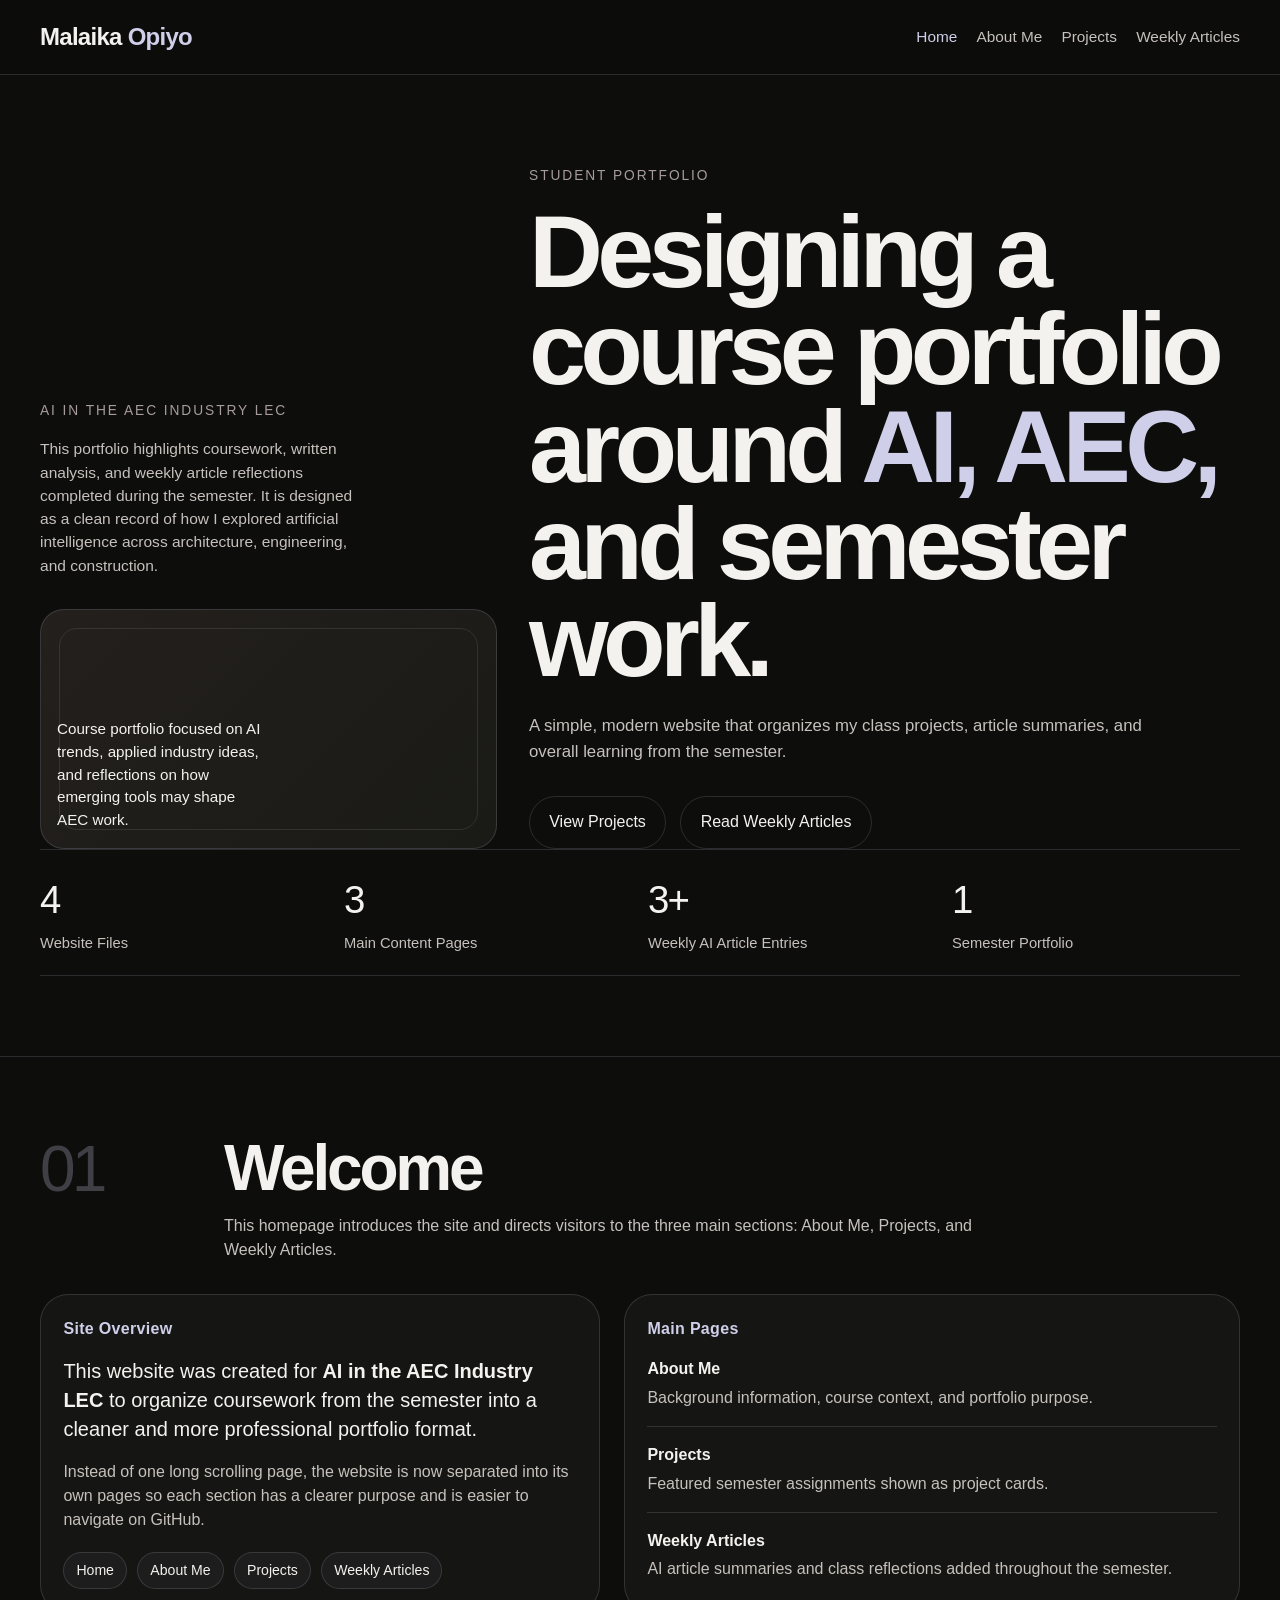
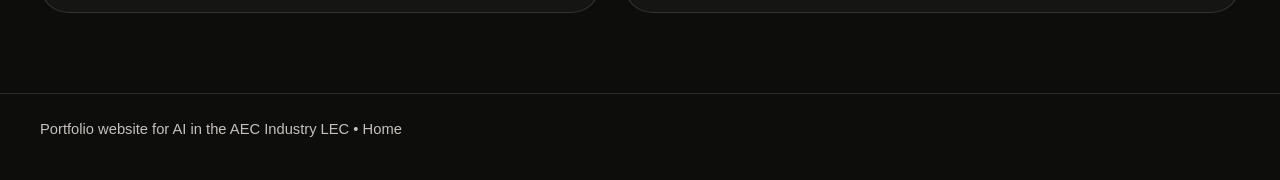
<file: index.html>
<!DOCTYPE html>
<html lang="en">
<head>
  <meta charset="UTF-8" />
  <meta name="viewport" content="width=device-width, initial-scale=1.0" />
  <title>Malaika Opiyo | AI in AEC Portfolio</title>
  <meta
    name="description"
    content="Portfolio website for AI in the AEC Industry LEC featuring projects, article summaries, and semester work."
  />
  <link rel="stylesheet" href="styles.css" />
</head>
<body>
  <header class="site-header">
    <div class="container nav">
      <a class="brand" href="index.html">Malaika <span>Opiyo</span></a>
      <nav class="nav-links" aria-label="Primary navigation">
        <a href="index.html" class="active">Home</a>
        <a href="about.html">About Me</a>
        <a href="projects.html">Projects</a>
        <a href="articles.html">Weekly Articles</a>
      </nav>
    </div>
  </header>

  <main>
    <section class="hero">
      <div class="container hero-grid">
        <div>
          <p class="eyebrow">AI in the AEC Industry LEC</p>
          <p class="hero-note">
            This portfolio highlights coursework, written analysis, and weekly article reflections completed during the semester.
            It is designed as a clean record of how I explored artificial intelligence across architecture, engineering, and construction.
          </p>
          <div class="mini-panel" aria-hidden="true">
            <p>
              Course portfolio focused on AI trends, applied industry ideas, and reflections on how emerging tools may shape AEC work.
            </p>
          </div>
        </div>

        <div class="hero-copy">
          <p class="eyebrow">Student Portfolio</p>
          <h1>Designing a course portfolio around <span>AI, AEC,</span> and semester work.</h1>
          <p class="subtitle">
            A simple, modern website that organizes my class projects, article summaries, and overall learning from the semester.
          </p>
          <div class="hero-actions">
            <a href="projects.html" class="button">View Projects</a>
            <a href="articles.html" class="button">Read Weekly Articles</a>
          </div>
        </div>
      </div>

      <div class="container stats" aria-label="Portfolio overview">
        <div class="stat">
          <span class="stat-number">4</span>
          <span class="stat-label">Website Files</span>
        </div>
        <div class="stat">
          <span class="stat-number">3</span>
          <span class="stat-label">Main Content Pages</span>
        </div>
        <div class="stat">
          <span class="stat-number">3+</span>
          <span class="stat-label">Weekly AI Article Entries</span>
        </div>
        <div class="stat">
          <span class="stat-number">1</span>
          <span class="stat-label">Semester Portfolio</span>
        </div>
      </div>
    </section>

    <section>
      <div class="container">
        <div class="section-header">
          <div class="section-number">01</div>
          <div class="section-title">
            <h2>Welcome</h2>
            <p>
              This homepage introduces the site and directs visitors to the three main sections: About Me, Projects, and Weekly Articles.
            </p>
          </div>
        </div>

        <div class="about-grid">
          <article class="about-card">
            <h3>Site Overview</h3>
            <p class="lead">
              This website was created for <strong>AI in the AEC Industry LEC</strong> to organize coursework from the semester into a cleaner and more professional portfolio format.
            </p>
            <p>
              Instead of one long scrolling page, the website is now separated into its own pages so each section has a clearer purpose and is easier to navigate on GitHub.
            </p>
            <div class="tag-list">
              <span class="tag">Home</span>
              <span class="tag">About Me</span>
              <span class="tag">Projects</span>
              <span class="tag">Weekly Articles</span>
            </div>
          </article>

          <aside class="timeline-card">
            <h3>Main Pages</h3>
            <div class="timeline">
              <div class="timeline-item">
                <strong>About Me</strong>
                <p>Background information, course context, and portfolio purpose.</p>
              </div>
              <div class="timeline-item">
                <strong>Projects</strong>
                <p>Featured semester assignments shown as project cards.</p>
              </div>
              <div class="timeline-item">
                <strong>Weekly Articles</strong>
                <p>AI article summaries and class reflections added throughout the semester.</p>
              </div>
            </div>
          </aside>
        </div>
      </div>
    </section>
  </main>

  <footer class="footer">
    <div class="container">
      <p>Portfolio website for AI in the AEC Industry LEC • Home</p>
    </div>
  </footer>
</body>
</html>
</file>
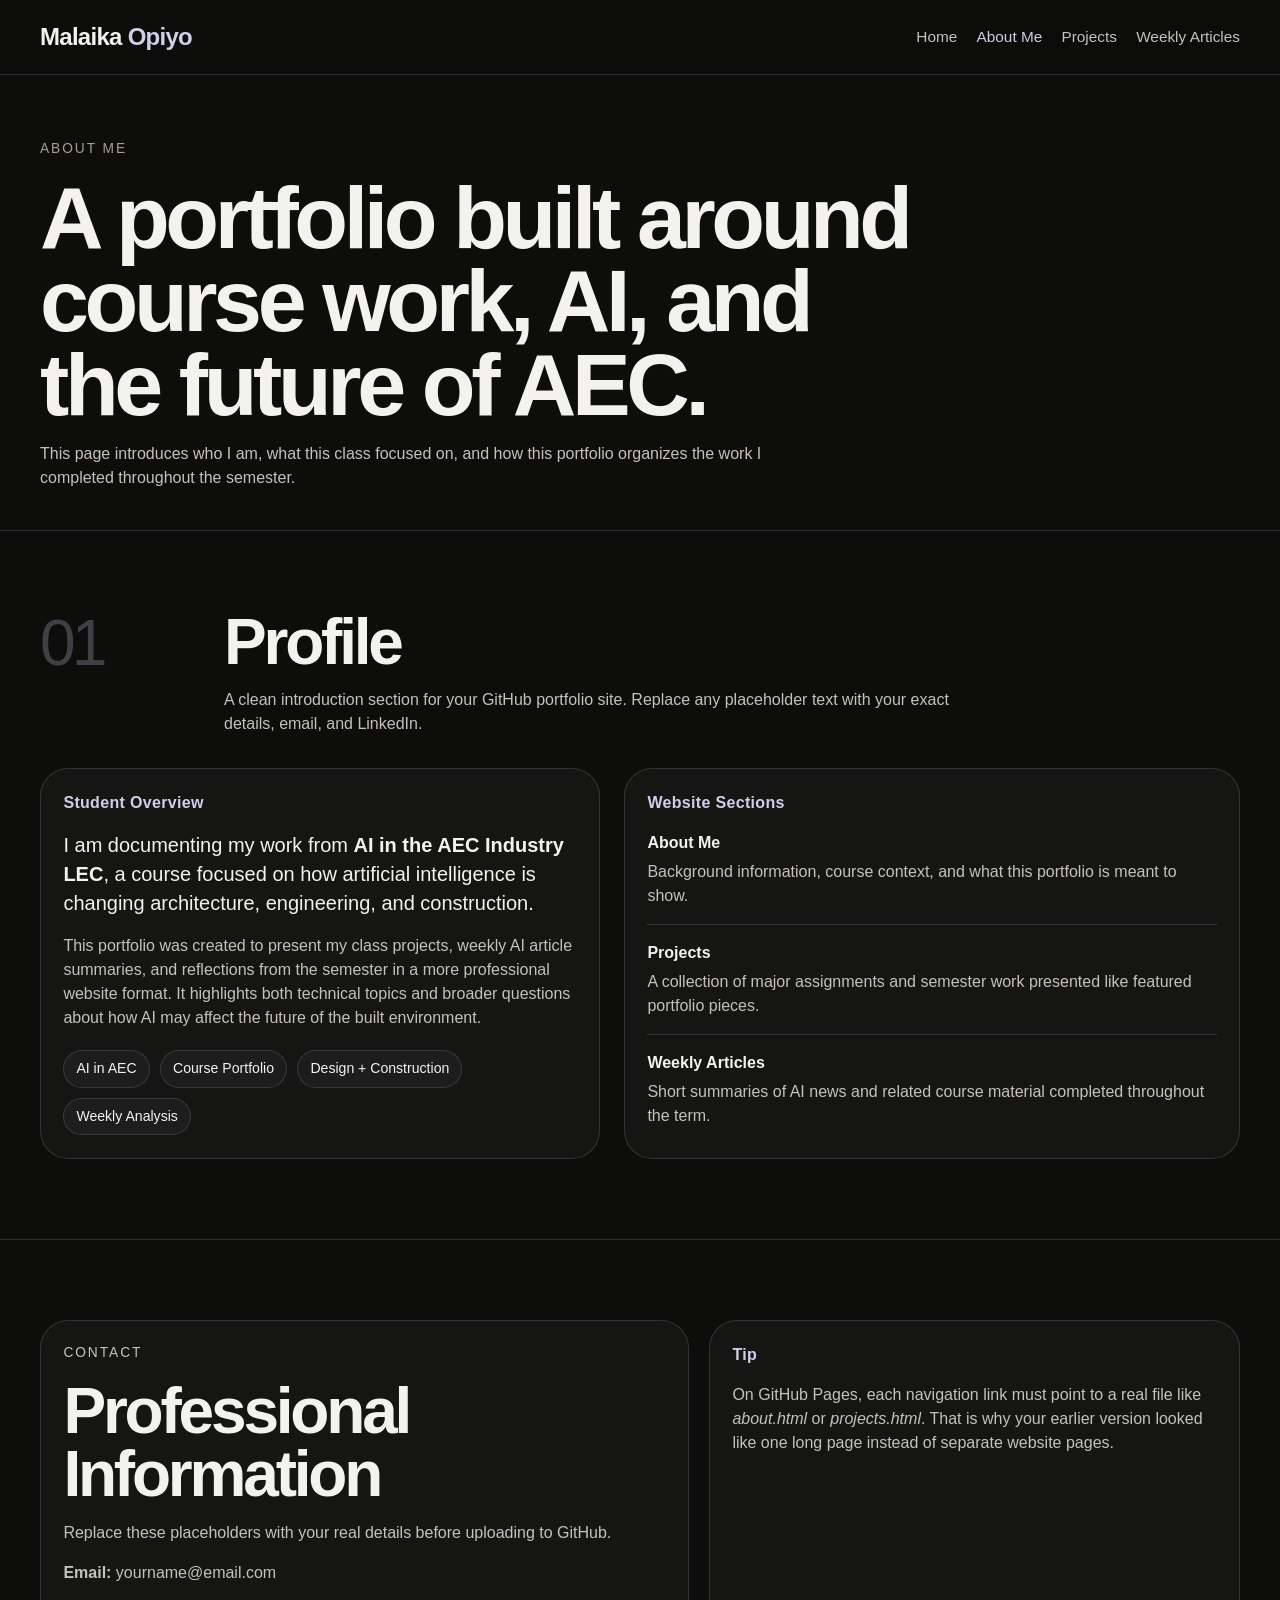
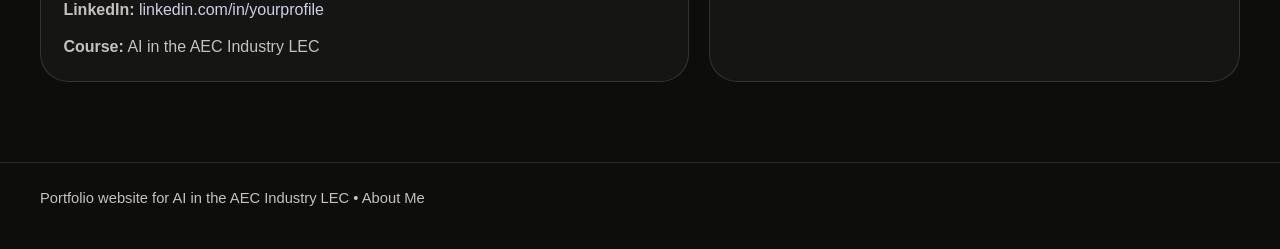
<file: about.html>
<!DOCTYPE html>
<html lang="en">
<head>
  <meta charset="UTF-8" />
  <meta name="viewport" content="width=device-width, initial-scale=1.0" />
  <title>About Me | Malaika Opiyo</title>
  <meta name="description" content="About Malaika Opiyo and the AI in the AEC Industry portfolio." />
  <link rel="stylesheet" href="styles.css" />
</head>
<body>
  <header class="site-header">
    <div class="container nav">
      <a class="brand" href="index.html">Malaika <span>Opiyo</span></a>
      <nav class="nav-links" aria-label="Primary navigation">
        <a href="index.html">Home</a>
        <a href="about.html" class="active">About Me</a>
        <a href="projects.html">Projects</a>
        <a href="articles.html">Weekly Articles</a>
      </nav>
    </div>
  </header>

  <main>
    <section class="page-hero compact-hero">
      <div class="container">
        <p class="eyebrow">About Me</p>
        <h1 class="page-title">A portfolio built around course work, AI, and the future of AEC.</h1>
        <p class="page-subtitle">
          This page introduces who I am, what this class focused on, and how this portfolio organizes the work I completed throughout the semester.
        </p>
      </div>
    </section>

    <section>
      <div class="container">
        <div class="section-header">
          <div class="section-number">01</div>
          <div class="section-title">
            <h2>Profile</h2>
            <p>A clean introduction section for your GitHub portfolio site. Replace any placeholder text with your exact details, email, and LinkedIn.</p>
          </div>
        </div>

        <div class="about-grid">
          <article class="about-card">
            <h3>Student Overview</h3>
            <p class="lead">
              I am documenting my work from <strong>AI in the AEC Industry LEC</strong>, a course focused on how artificial intelligence is changing architecture, engineering, and construction.
            </p>
            <p>
              This portfolio was created to present my class projects, weekly AI article summaries, and reflections from the semester in a more professional website format.
              It highlights both technical topics and broader questions about how AI may affect the future of the built environment.
            </p>
            <div class="tag-list">
              <span class="tag">AI in AEC</span>
              <span class="tag">Course Portfolio</span>
              <span class="tag">Design + Construction</span>
              <span class="tag">Weekly Analysis</span>
            </div>
          </article>

          <aside class="timeline-card">
            <h3>Website Sections</h3>
            <div class="timeline">
              <div class="timeline-item">
                <strong>About Me</strong>
                <p>Background information, course context, and what this portfolio is meant to show.</p>
              </div>
              <div class="timeline-item">
                <strong>Projects</strong>
                <p>A collection of major assignments and semester work presented like featured portfolio pieces.</p>
              </div>
              <div class="timeline-item">
                <strong>Weekly Articles</strong>
                <p>Short summaries of AI news and related course material completed throughout the term.</p>
              </div>
            </div>
          </aside>
        </div>
      </div>
    </section>

    <section>
      <div class="container contact-wrap">
        <article class="contact-card">
          <p class="eyebrow">Contact</p>
          <h2>Professional Information</h2>
          <p>Replace these placeholders with your real details before uploading to GitHub.</p>
          <div class="contact-list">
            <p><strong>Email:</strong> yourname@email.com</p>
            <p><strong>LinkedIn:</strong> <a href="#">linkedin.com/in/yourprofile</a></p>
            <p><strong>Course:</strong> AI in the AEC Industry LEC</p>
          </div>
        </article>

        <aside class="contact-card">
          <h3>Tip</h3>
          <p>
            On GitHub Pages, each navigation link must point to a real file like <em>about.html</em> or <em>projects.html</em>.
            That is why your earlier version looked like one long page instead of separate website pages.
          </p>
        </aside>
      </div>
    </section>
  </main>

  <footer class="footer">
    <div class="container">
      <p>Portfolio website for AI in the AEC Industry LEC • About Me</p>
    </div>
  </footer>
</body>
</html>
</file>
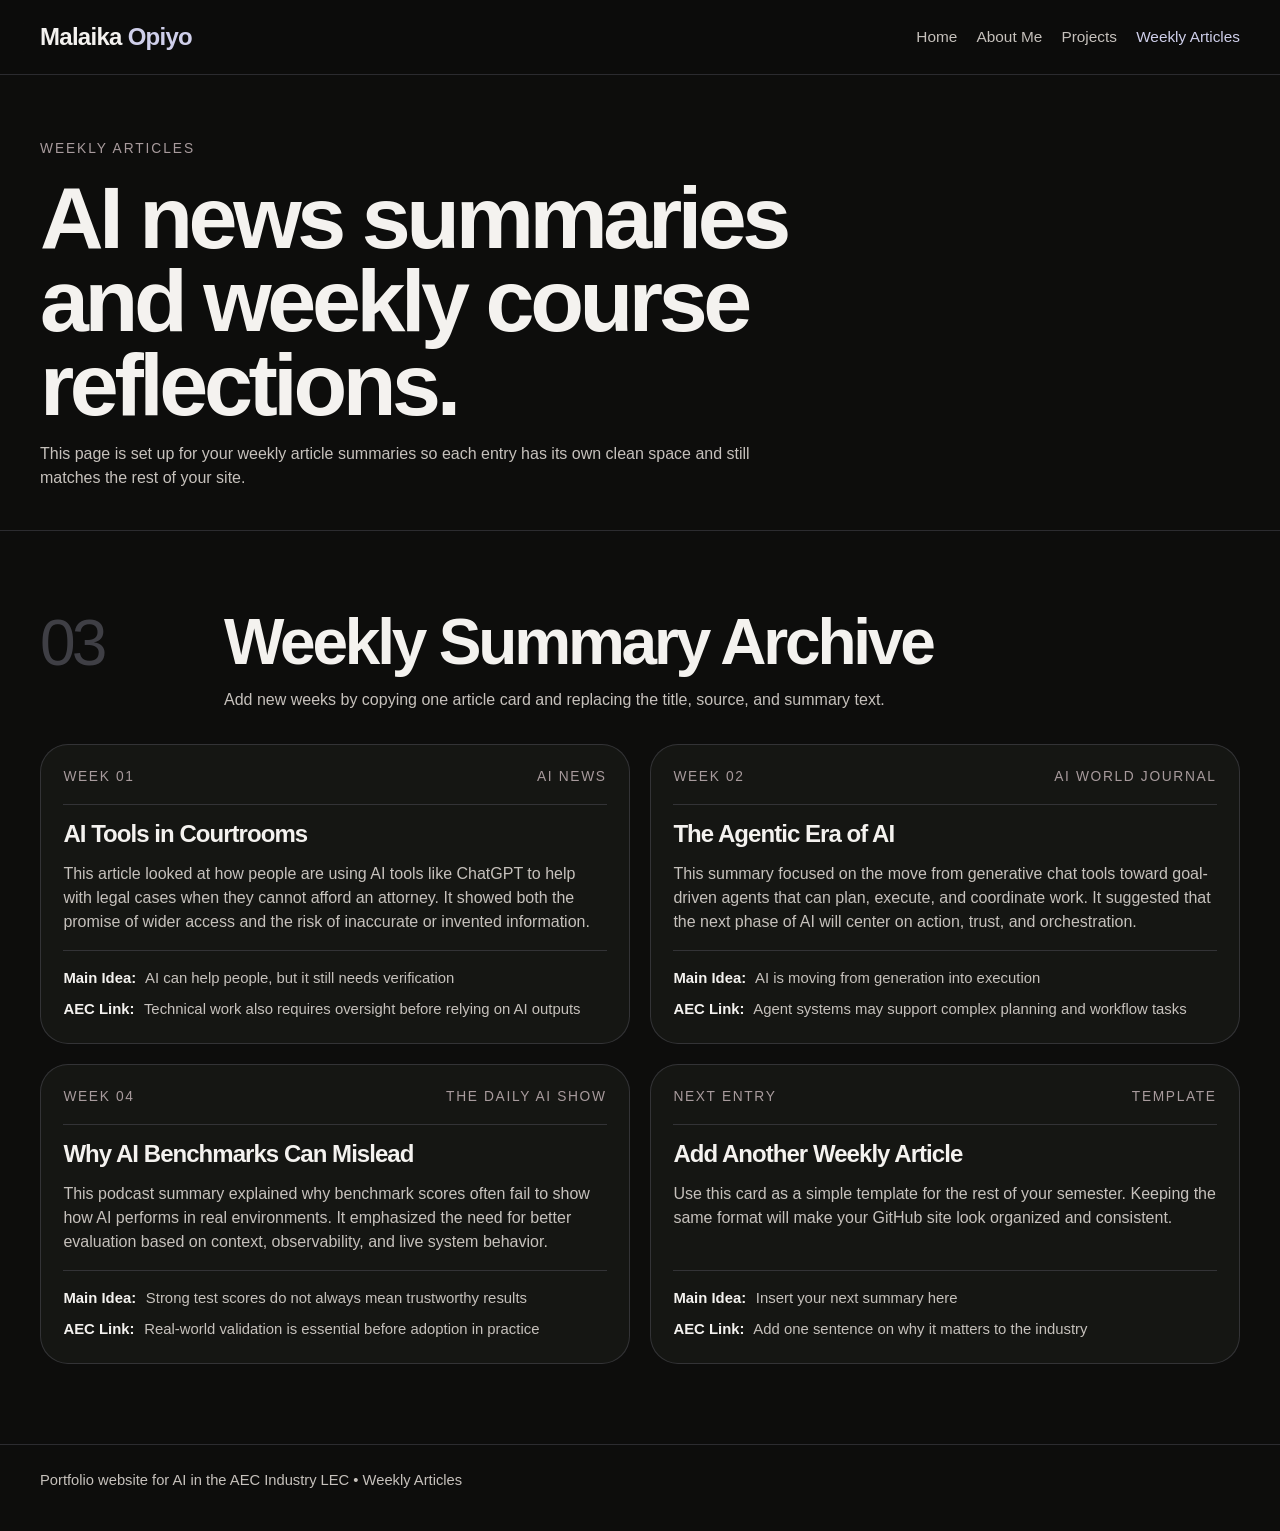
<file: articles.html>
<!DOCTYPE html>
<html lang="en">
<head>
  <meta charset="UTF-8" />
  <meta name="viewport" content="width=device-width, initial-scale=1.0" />
  <title>Weekly Articles | Malaika Opiyo</title>
  <meta name="description" content="Weekly AI article summaries for Malaika Opiyo's AI in the AEC Industry portfolio." />
  <link rel="stylesheet" href="styles.css" />
</head>
<body>
  <header class="site-header">
    <div class="container nav">
      <a class="brand" href="index.html">Malaika <span>Opiyo</span></a>
      <nav class="nav-links" aria-label="Primary navigation">
        <a href="index.html">Home</a>
        <a href="about.html">About Me</a>
        <a href="projects.html">Projects</a>
        <a href="articles.html" class="active">Weekly Articles</a>
      </nav>
    </div>
  </header>

  <main>
    <section class="page-hero compact-hero">
      <div class="container">
        <p class="eyebrow">Weekly Articles</p>
        <h1 class="page-title">AI news summaries and weekly course reflections.</h1>
        <p class="page-subtitle">
          This page is set up for your weekly article summaries so each entry has its own clean space and still matches the rest of your site.
        </p>
      </div>
    </section>

    <section>
      <div class="container">
        <div class="section-header">
          <div class="section-number">03</div>
          <div class="section-title">
            <h2>Weekly Summary Archive</h2>
            <p>Add new weeks by copying one article card and replacing the title, source, and summary text.</p>
          </div>
        </div>

        <div class="article-grid">
          <article class="article-card">
            <div class="article-top">
              <span>Week 01</span>
              <span>AI News</span>
            </div>
            <h3>AI Tools in Courtrooms</h3>
            <p>
              This article looked at how people are using AI tools like ChatGPT to help with legal cases when they cannot afford an attorney.
              It showed both the promise of wider access and the risk of inaccurate or invented information.
            </p>
            <div class="meta">
              <div><strong>Main Idea:</strong> AI can help people, but it still needs verification</div>
              <div><strong>AEC Link:</strong> Technical work also requires oversight before relying on AI outputs</div>
            </div>
          </article>

          <article class="article-card">
            <div class="article-top">
              <span>Week 02</span>
              <span>AI World Journal</span>
            </div>
            <h3>The Agentic Era of AI</h3>
            <p>
              This summary focused on the move from generative chat tools toward goal-driven agents that can plan, execute, and coordinate work.
              It suggested that the next phase of AI will center on action, trust, and orchestration.
            </p>
            <div class="meta">
              <div><strong>Main Idea:</strong> AI is moving from generation into execution</div>
              <div><strong>AEC Link:</strong> Agent systems may support complex planning and workflow tasks</div>
            </div>
          </article>

          <article class="article-card">
            <div class="article-top">
              <span>Week 04</span>
              <span>The Daily AI Show</span>
            </div>
            <h3>Why AI Benchmarks Can Mislead</h3>
            <p>
              This podcast summary explained why benchmark scores often fail to show how AI performs in real environments.
              It emphasized the need for better evaluation based on context, observability, and live system behavior.
            </p>
            <div class="meta">
              <div><strong>Main Idea:</strong> Strong test scores do not always mean trustworthy results</div>
              <div><strong>AEC Link:</strong> Real-world validation is essential before adoption in practice</div>
            </div>
          </article>

          <article class="article-card">
            <div class="article-top">
              <span>Next Entry</span>
              <span>Template</span>
            </div>
            <h3>Add Another Weekly Article</h3>
            <p>
              Use this card as a simple template for the rest of your semester. Keeping the same format will make your GitHub site look organized and consistent.
            </p>
            <div class="meta">
              <div><strong>Main Idea:</strong> Insert your next summary here</div>
              <div><strong>AEC Link:</strong> Add one sentence on why it matters to the industry</div>
            </div>
          </article>
        </div>
      </div>
    </section>
  </main>

  <footer class="footer">
    <div class="container">
      <p>Portfolio website for AI in the AEC Industry LEC • Weekly Articles</p>
    </div>
  </footer>
</body>
</html>
</file>
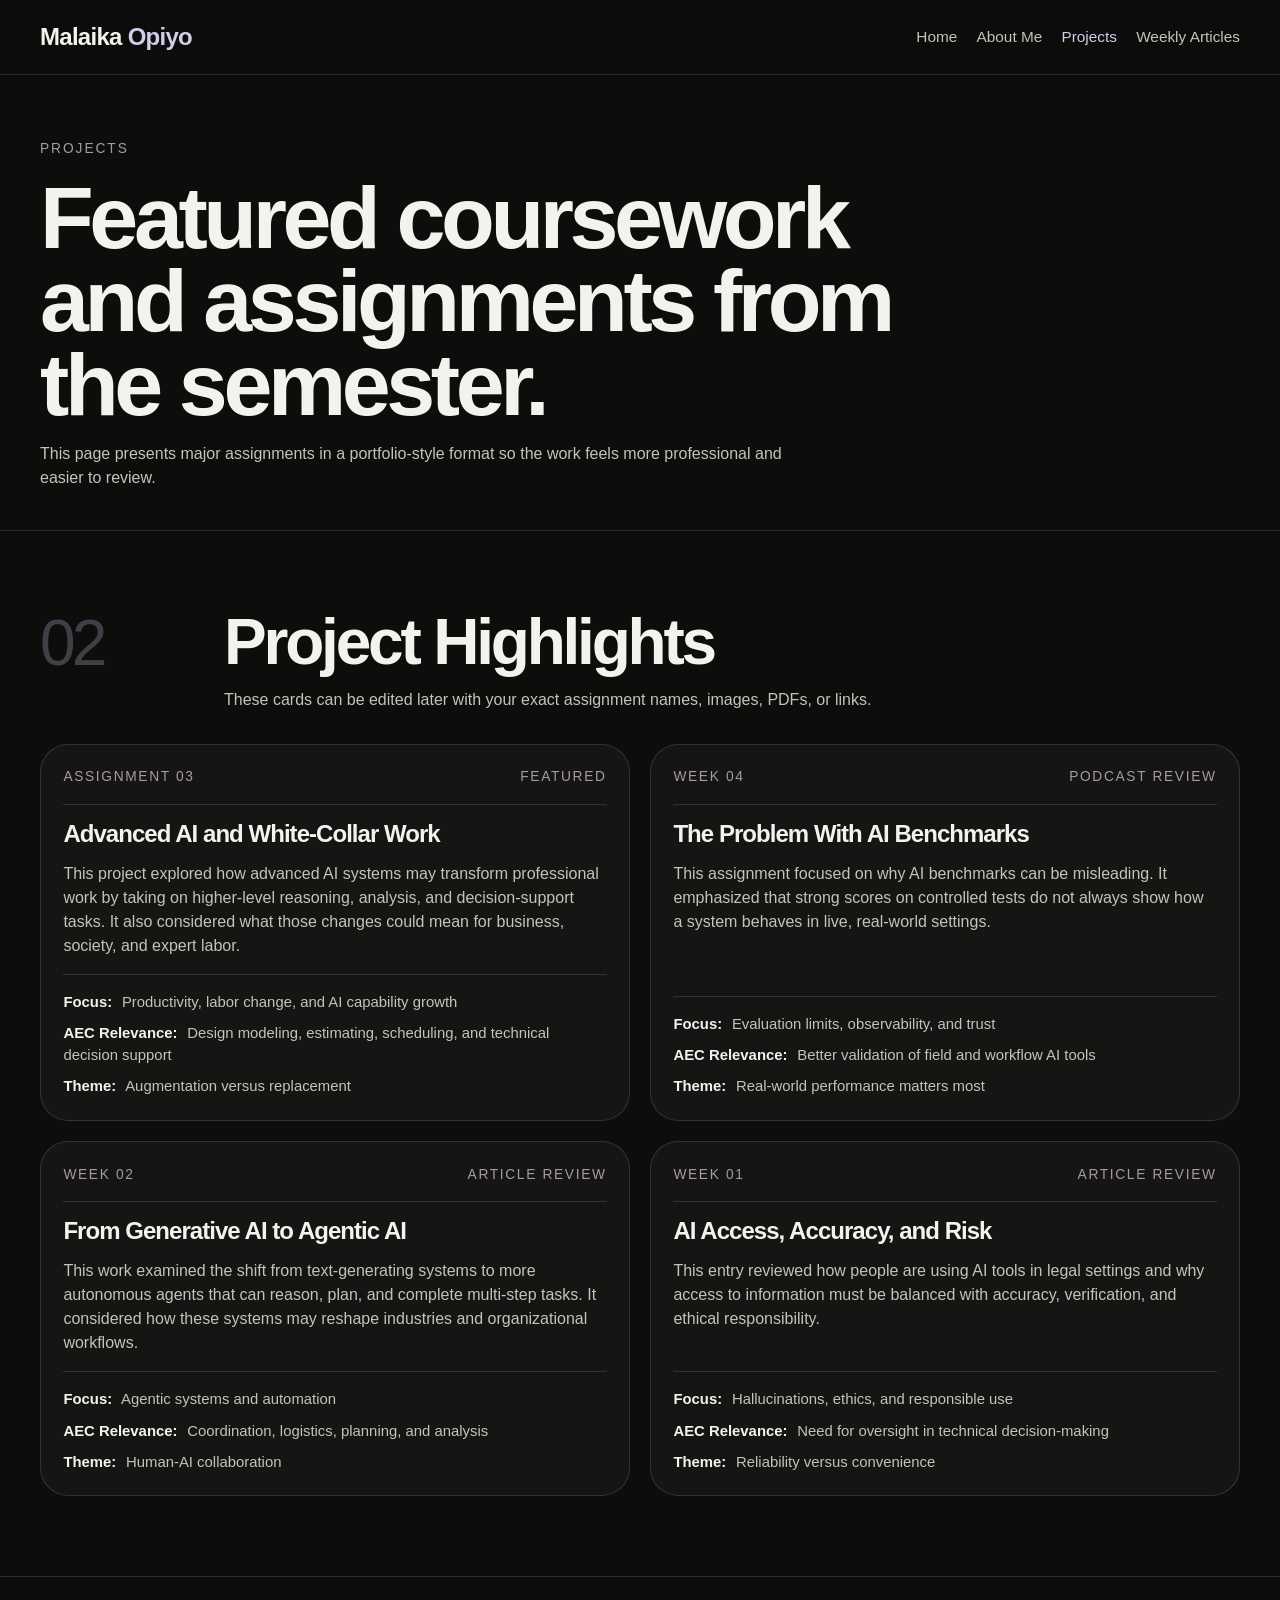
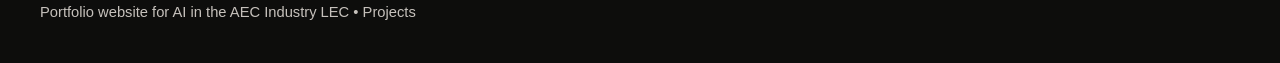
<file: projects.html>
<!DOCTYPE html>
<html lang="en">
<head>
  <meta charset="UTF-8" />
  <meta name="viewport" content="width=device-width, initial-scale=1.0" />
  <title>Projects | Malaika Opiyo</title>
  <meta name="description" content="Projects page for Malaika Opiyo's AI in the AEC Industry portfolio." />
  <link rel="stylesheet" href="styles.css" />
</head>
<body>
  <header class="site-header">
    <div class="container nav">
      <a class="brand" href="index.html">Malaika <span>Opiyo</span></a>
      <nav class="nav-links" aria-label="Primary navigation">
        <a href="index.html">Home</a>
        <a href="about.html">About Me</a>
        <a href="projects.html" class="active">Projects</a>
        <a href="articles.html">Weekly Articles</a>
      </nav>
    </div>
  </header>

  <main>
    <section class="page-hero compact-hero">
      <div class="container">
        <p class="eyebrow">Projects</p>
        <h1 class="page-title">Featured coursework and assignments from the semester.</h1>
        <p class="page-subtitle">
          This page presents major assignments in a portfolio-style format so the work feels more professional and easier to review.
        </p>
      </div>
    </section>

    <section>
      <div class="container">
        <div class="section-header">
          <div class="section-number">02</div>
          <div class="section-title">
            <h2>Project Highlights</h2>
            <p>These cards can be edited later with your exact assignment names, images, PDFs, or links.</p>
          </div>
        </div>

        <div class="project-grid">
          <article class="project-card">
            <div class="project-top">
              <span>Assignment 03</span>
              <span>Featured</span>
            </div>
            <h3>Advanced AI and White-Collar Work</h3>
            <p>
              This project explored how advanced AI systems may transform professional work by taking on higher-level reasoning, analysis, and decision-support tasks.
              It also considered what those changes could mean for business, society, and expert labor.
            </p>
            <div class="meta">
              <div><strong>Focus:</strong> Productivity, labor change, and AI capability growth</div>
              <div><strong>AEC Relevance:</strong> Design modeling, estimating, scheduling, and technical decision support</div>
              <div><strong>Theme:</strong> Augmentation versus replacement</div>
            </div>
          </article>

          <article class="project-card">
            <div class="project-top">
              <span>Week 04</span>
              <span>Podcast Review</span>
            </div>
            <h3>The Problem With AI Benchmarks</h3>
            <p>
              This assignment focused on why AI benchmarks can be misleading. It emphasized that strong scores on controlled tests do not always show how a system behaves in live, real-world settings.
            </p>
            <div class="meta">
              <div><strong>Focus:</strong> Evaluation limits, observability, and trust</div>
              <div><strong>AEC Relevance:</strong> Better validation of field and workflow AI tools</div>
              <div><strong>Theme:</strong> Real-world performance matters most</div>
            </div>
          </article>

          <article class="project-card">
            <div class="project-top">
              <span>Week 02</span>
              <span>Article Review</span>
            </div>
            <h3>From Generative AI to Agentic AI</h3>
            <p>
              This work examined the shift from text-generating systems to more autonomous agents that can reason, plan, and complete multi-step tasks.
              It considered how these systems may reshape industries and organizational workflows.
            </p>
            <div class="meta">
              <div><strong>Focus:</strong> Agentic systems and automation</div>
              <div><strong>AEC Relevance:</strong> Coordination, logistics, planning, and analysis</div>
              <div><strong>Theme:</strong> Human-AI collaboration</div>
            </div>
          </article>

          <article class="project-card">
            <div class="project-top">
              <span>Week 01</span>
              <span>Article Review</span>
            </div>
            <h3>AI Access, Accuracy, and Risk</h3>
            <p>
              This entry reviewed how people are using AI tools in legal settings and why access to information must be balanced with accuracy, verification, and ethical responsibility.
            </p>
            <div class="meta">
              <div><strong>Focus:</strong> Hallucinations, ethics, and responsible use</div>
              <div><strong>AEC Relevance:</strong> Need for oversight in technical decision-making</div>
              <div><strong>Theme:</strong> Reliability versus convenience</div>
            </div>
          </article>
        </div>
      </div>
    </section>
  </main>

  <footer class="footer">
    <div class="container">
      <p>Portfolio website for AI in the AEC Industry LEC • Projects</p>
    </div>
  </footer>
</body>
</html>
</file>
<file: styles.css>
:root {
  --lavender: #cfcfea;
  --lilac-ash: #a89b9d;
  --taupe: #816c61;
  --ebony: #575a4b;
  --charcoal-brown: #2a2c24;
  --bg: #0d0d0c;
  --panel: #151613;
  --line: rgba(207, 207, 234, 0.16);
  --text: #f4f2ef;
  --muted: #c6c1bc;
  --max-width: 1200px;
}

* {
  box-sizing: border-box;
  margin: 0;
  padding: 0;
}

html {
  scroll-behavior: smooth;
}

body {
  font-family: Arial, Helvetica, sans-serif;
  background: var(--bg);
  color: var(--text);
  line-height: 1.5;
}

a {
  color: inherit;
  text-decoration: none;
}

img {
  max-width: 100%;
  display: block;
}

.container {
  width: min(100% - 2rem, var(--max-width));
  margin: 0 auto;
}

.site-header {
  position: sticky;
  top: 0;
  z-index: 20;
  backdrop-filter: blur(14px);
  background: rgba(13, 13, 12, 0.85);
  border-bottom: 1px solid var(--line);
}

.nav {
  min-height: 74px;
  display: flex;
  align-items: center;
  justify-content: space-between;
  gap: 1rem;
}

.brand {
  font-size: 1.5rem;
  font-weight: 700;
  letter-spacing: -0.03em;
}

.brand span {
  color: var(--lavender);
}

.nav-links {
  display: flex;
  gap: 1.2rem;
  flex-wrap: wrap;
  align-items: center;
}

.nav-links a {
  color: var(--muted);
  font-size: 0.96rem;
  transition: color 0.2s ease;
}

.nav-links a:hover,
.nav-links a:focus-visible,
.nav-links a.active {
  color: var(--lavender);
}

.button {
  display: inline-flex;
  align-items: center;
  justify-content: center;
  padding: 0.85rem 1.2rem;
  border: 1px solid var(--line);
  border-radius: 999px;
  color: var(--text);
  transition: transform 0.2s ease, background 0.2s ease, border-color 0.2s ease;
}

.button:hover,
.button:focus-visible {
  transform: translateY(-1px);
  background: rgba(207, 207, 234, 0.08);
  border-color: rgba(207, 207, 234, 0.32);
}

.hero {
  padding: 4.5rem 0 5rem;
  border-bottom: 1px solid var(--line);
}

.hero-grid {
  display: grid;
  grid-template-columns: 0.9fr 1.4fr;
  gap: 2rem;
  align-items: end;
  min-height: 78vh;
}

.page-hero {
  padding: 4rem 0 2.5rem;
  border-bottom: 1px solid var(--line);
}

.compact-hero {
  min-height: auto;
}

.page-title {
  font-size: clamp(2.8rem, 7vw, 5.5rem);
  line-height: 0.95;
  letter-spacing: -0.05em;
  max-width: 900px;
}

.page-subtitle {
  margin-top: 1rem;
  max-width: 760px;
  color: var(--muted);
  font-size: 1rem;
}

.eyebrow {
  font-size: 0.86rem;
  letter-spacing: 0.14em;
  text-transform: uppercase;
  color: var(--lilac-ash);
  margin-bottom: 1rem;
}

.hero-note {
  max-width: 320px;
  color: var(--muted);
  font-size: 0.97rem;
  margin-bottom: 2rem;
}

.mini-panel {
  background: linear-gradient(135deg, rgba(129, 108, 97, 0.2), rgba(87, 90, 75, 0.18));
  border: 1px solid var(--line);
  min-height: 240px;
  padding: 1rem;
  display: flex;
  align-items: end;
  border-radius: 24px;
  overflow: hidden;
  position: relative;
}

.mini-panel::before {
  content: "";
  position: absolute;
  inset: 18px;
  border-radius: 18px;
  border: 1px solid rgba(207, 207, 234, 0.12);
}

.mini-panel p {
  position: relative;
  z-index: 1;
  max-width: 210px;
  color: var(--text);
  font-size: 0.95rem;
}

.hero-copy h1 {
  font-size: clamp(3.2rem, 8vw, 7rem);
  line-height: 0.95;
  letter-spacing: -0.055em;
  max-width: 860px;
}

.hero-copy h1 span {
  color: var(--lavender);
}

.hero-copy .subtitle {
  margin-top: 1.5rem;
  max-width: 650px;
  font-size: 1.05rem;
  color: var(--muted);
}

.hero-actions {
  margin-top: 2rem;
  display: flex;
  flex-wrap: wrap;
  gap: 0.9rem;
}

.stats {
  border-top: 1px solid var(--line);
  border-bottom: 1px solid var(--line);
  padding: 1.3rem 0;
  display: grid;
  grid-template-columns: repeat(4, 1fr);
  gap: 1rem;
}

.stat {
  display: flex;
  flex-direction: column;
  gap: 0.25rem;
}

.stat-number {
  font-size: clamp(1.5rem, 3vw, 2.4rem);
  letter-spacing: -0.05em;
}

.stat-label {
  color: var(--muted);
  font-size: 0.92rem;
}

section {
  padding: 5rem 0;
  border-bottom: 1px solid var(--line);
}

.section-header {
  display: grid;
  grid-template-columns: 160px 1fr;
  gap: 1.5rem;
  margin-bottom: 2rem;
  align-items: start;
}

.section-number {
  font-size: clamp(2.5rem, 5vw, 4.5rem);
  color: rgba(207, 207, 234, 0.26);
  line-height: 1;
  letter-spacing: -0.06em;
}

.section-title h2 {
  font-size: clamp(2.1rem, 5vw, 4.2rem);
  line-height: 0.98;
  letter-spacing: -0.05em;
  margin-bottom: 0.85rem;
}

.section-title p {
  max-width: 760px;
  color: var(--muted);
  font-size: 1rem;
}

.about-grid {
  display: grid;
  grid-template-columns: 1fr 1.1fr;
  gap: 1.5rem;
}

.about-card,
.timeline-card,
.project-card,
.article-card,
.contact-card {
  background: var(--panel);
  border: 1px solid var(--line);
  border-radius: 28px;
  padding: 1.4rem;
}

.about-card h3,
.timeline-card h3,
.contact-card h3 {
  font-size: 1rem;
  margin-bottom: 1rem;
  color: var(--lavender);
  letter-spacing: 0.02em;
}

.about-card p,
.timeline-card p,
.article-card p,
.project-card p,
.contact-card p {
  color: var(--muted);
}

.about-card .lead {
  font-size: 1.25rem;
  line-height: 1.45;
  color: var(--text);
  margin-bottom: 1rem;
}

.tag-list {
  margin-top: 1.25rem;
  display: flex;
  flex-wrap: wrap;
  gap: 0.65rem;
}

.tag {
  padding: 0.45rem 0.75rem;
  border-radius: 999px;
  border: 1px solid var(--line);
  color: var(--text);
  font-size: 0.88rem;
  background: rgba(207, 207, 234, 0.04);
}

.timeline {
  display: grid;
  gap: 1rem;
}

.timeline-item {
  padding-top: 1rem;
  border-top: 1px solid var(--line);
}

.timeline-item:first-child {
  border-top: none;
  padding-top: 0;
}

.timeline-item strong {
  display: block;
  color: var(--text);
  margin-bottom: 0.3rem;
}

.project-grid,
.article-grid {
  display: grid;
  grid-template-columns: repeat(2, minmax(0, 1fr));
  gap: 1.25rem;
}

.project-card,
.article-card {
  min-height: 100%;
  display: flex;
  flex-direction: column;
  gap: 1rem;
}

.project-top,
.article-top {
  display: flex;
  justify-content: space-between;
  align-items: start;
  gap: 1rem;
  padding-bottom: 1rem;
  border-bottom: 1px solid var(--line);
}

.project-top span,
.article-top span {
  font-size: 0.86rem;
  letter-spacing: 0.12em;
  text-transform: uppercase;
  color: var(--lilac-ash);
}

.project-card h3,
.article-card h3 {
  font-size: 1.5rem;
  line-height: 1.05;
  letter-spacing: -0.04em;
}

.meta {
  display: grid;
  gap: 0.55rem;
  margin-top: auto;
  padding-top: 1rem;
  border-top: 1px solid var(--line);
  font-size: 0.93rem;
  color: var(--muted);
}

.meta strong {
  color: var(--text);
  margin-right: 0.35rem;
}

.contact-wrap {
  display: grid;
  grid-template-columns: 1.1fr 0.9fr;
  gap: 1.25rem;
}

.contact-card h2 {
  font-size: clamp(2rem, 5vw, 4rem);
  line-height: 0.98;
  letter-spacing: -0.05em;
  margin-bottom: 1rem;
}

.contact-list {
  display: grid;
  gap: 0.8rem;
  margin-top: 1rem;
}

.contact-list a {
  color: var(--lavender);
}

.footer {
  padding: 1.5rem 0 2.5rem;
  color: var(--muted);
  font-size: 0.92rem;
}

@media (max-width: 960px) {
  .hero-grid,
  .about-grid,
  .contact-wrap,
  .section-header,
  .project-grid,
  .article-grid,
  .stats {
    grid-template-columns: 1fr;
  }

  .section-header {
    gap: 0.75rem;
  }

  .section-number {
    font-size: 2rem;
  }

  .hero {
    padding-top: 3rem;
  }

  .hero-grid {
    min-height: auto;
  }
}

@media (max-width: 640px) {
  .nav {
    align-items: flex-start;
    padding: 1rem 0;
    flex-direction: column;
  }

  .hero-copy h1 {
    font-size: clamp(2.6rem, 14vw, 4.4rem);
  }

  .project-card h3,
  .article-card h3,
  .contact-card h2,
  .section-title h2,
  .page-title {
    line-height: 1.05;
  }
}
</file>
